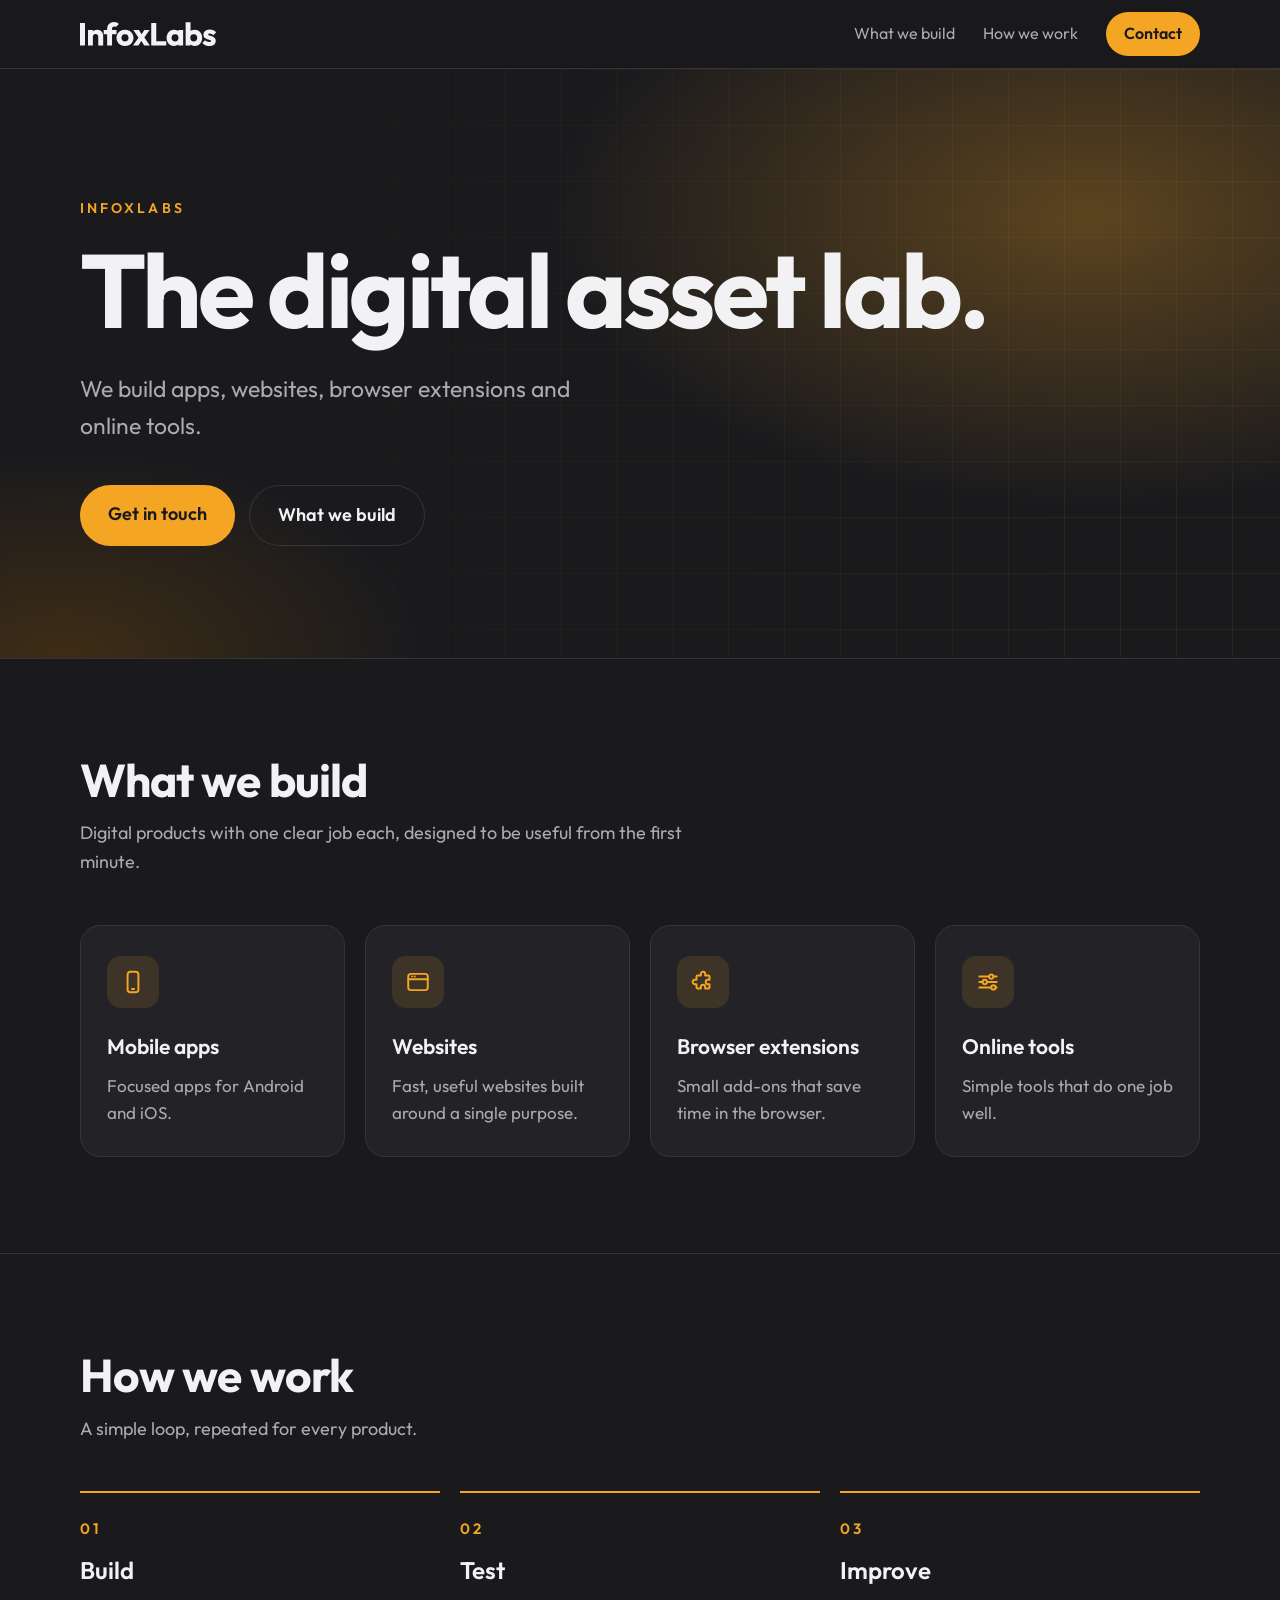
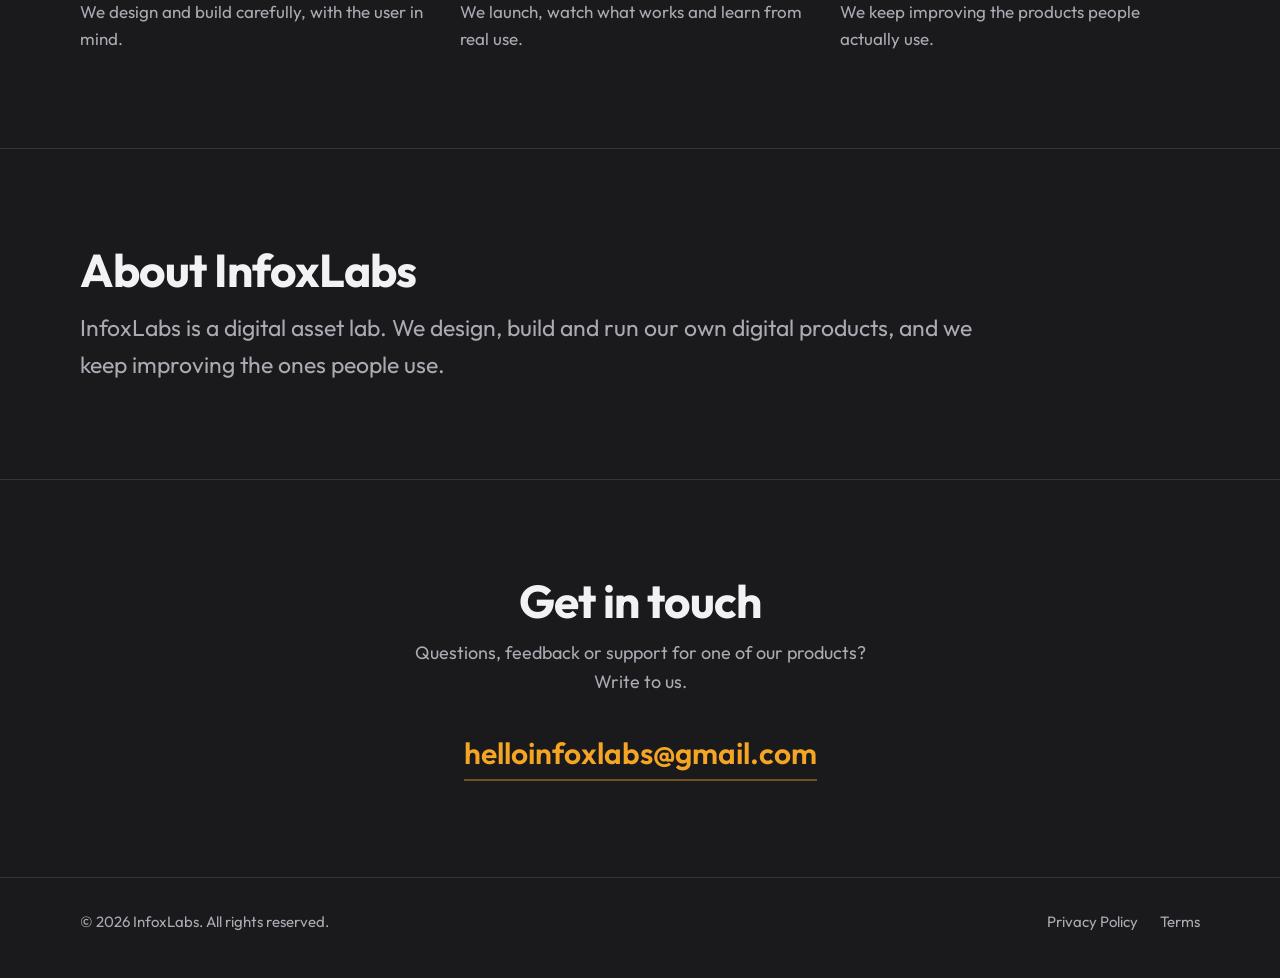
<file: index.html>
<!DOCTYPE html>
<html lang="en">
<head>
<meta charset="utf-8">
<meta name="viewport" content="width=device-width, initial-scale=1">
<title>InfoxLabs | The digital asset lab</title>
<meta name="description" content="InfoxLabs builds apps, websites, browser extensions and online tools. The digital asset lab.">
<meta name="theme-color" content="#1A1A1D">
<meta property="og:type" content="website">
<meta property="og:title" content="InfoxLabs | The digital asset lab">
<meta property="og:description" content="InfoxLabs builds apps, websites, browser extensions and online tools. The digital asset lab.">
<link rel="icon" href="/favicon.svg" type="image/svg+xml">
<link rel="preload" href="/fonts/outfit-var.woff2" as="font" type="font/woff2" crossorigin>
<link rel="stylesheet" href="/styles.css">
</head>
<body>
<a class="skip" href="#main">Skip to content</a>
<header class="site-header">
  <div class="wrap bar">
    <a class="brand" href="/" aria-label="InfoxLabs home"><svg class="wordmark" viewBox="68 -737 4247.0 749" role="img" aria-label="InfoxLabs" xmlns="http://www.w3.org/2000/svg"><path fill="currentColor" d="M68 0V-706H225V0Z M638 0V-277Q638 -315 614.5 -338.5Q591 -362 555 -362Q530 -362 511 -351.5Q492 -341 481 -321.5Q470 -302 470 -277L411 -306Q411 -363 436 -406Q461 -449 505.5 -472.5Q550 -496 606 -496Q660 -496 701.5 -470.5Q743 -445 767 -403Q791 -361 791 -311V0ZM317 0V-486H470V0Z M915 0V-528Q915 -587 941.5 -634.5Q968 -682 1016 -709.5Q1064 -737 1130 -737Q1180 -737 1217.5 -720.5Q1255 -704 1283 -675L1187 -579Q1177 -589 1164.5 -594.5Q1152 -600 1135 -600Q1104 -600 1086 -582Q1068 -564 1068 -533V0ZM808 -356V-486H1208V-356Z M1472 11Q1397 11 1336.5 -22.5Q1276 -56 1241 -114Q1206 -172 1206 -244Q1206 -316 1241 -373Q1276 -430 1336 -463.5Q1396 -497 1472 -497Q1548 -497 1608 -464Q1668 -431 1703 -373.5Q1738 -316 1738 -244Q1738 -172 1703 -114Q1668 -56 1608 -22.5Q1548 11 1472 11ZM1472 -128Q1505 -128 1530 -142.5Q1555 -157 1568.5 -183.5Q1582 -210 1582 -244Q1582 -278 1568 -303.5Q1554 -329 1529.5 -343.5Q1505 -358 1472 -358Q1440 -358 1415 -343.5Q1390 -329 1376 -303Q1362 -277 1362 -243Q1362 -210 1376 -183.5Q1390 -157 1415 -142.5Q1440 -128 1472 -128Z M2072 0 1955 -189 1922 -210 1731 -486H1910L2019 -309L2051 -289L2249 0ZM1722 0 1921 -283 2008 -185 1889 0ZM2050 -211 1963 -309 2073 -486H2239Z M2291 0V-706H2448V0ZM2412 0V-138H2761V0Z M3003 10Q2936 10 2883.5 -23Q2831 -56 2800.5 -113Q2770 -170 2770 -243Q2770 -316 2800.5 -373Q2831 -430 2883.5 -463Q2936 -496 3003 -496Q3052 -496 3091.5 -477Q3131 -458 3156 -424.5Q3181 -391 3184 -348V-138Q3181 -95 3156.5 -61.5Q3132 -28 3092 -9Q3052 10 3003 10ZM3034 -128Q3083 -128 3113 -160.5Q3143 -193 3143 -243Q3143 -277 3129.5 -303Q3116 -329 3091.5 -343.5Q3067 -358 3035 -358Q3003 -358 2978.5 -343.5Q2954 -329 2939.5 -303Q2925 -277 2925 -243Q2925 -210 2939 -184Q2953 -158 2978 -143Q3003 -128 3034 -128ZM3137 0V-131L3160 -249L3137 -367V-486H3287V0Z M3645 10Q3596 10 3555 -10.5Q3514 -31 3488 -65.5Q3462 -100 3458 -143V-348Q3462 -391 3488 -424.5Q3514 -458 3555 -477Q3596 -496 3645 -496Q3714 -496 3767.5 -463Q3821 -430 3851.5 -373Q3882 -316 3882 -243Q3882 -170 3851.5 -113Q3821 -56 3767.5 -23Q3714 10 3645 10ZM3365 0V-726H3518V-367L3493 -249L3516 -131V0ZM3618 -128Q3650 -128 3674.5 -143Q3699 -158 3713 -184Q3727 -210 3727 -243Q3727 -277 3713 -303Q3699 -329 3674.5 -343.5Q3650 -358 3618 -358Q3586 -358 3561 -343.5Q3536 -329 3522.5 -303Q3509 -277 3509 -243Q3509 -209 3523 -183Q3537 -157 3561.5 -142.5Q3586 -128 3618 -128Z M4107 12Q4064 12 4022.5 1Q3981 -10 3945.5 -30.5Q3910 -51 3885 -78L3972 -166Q3996 -140 4029 -125.5Q4062 -111 4101 -111Q4128 -111 4142.5 -119Q4157 -127 4157 -141Q4157 -159 4139.5 -168.5Q4122 -178 4095 -185.5Q4068 -193 4038 -202Q4008 -211 3981 -227Q3954 -243 3937 -271.5Q3920 -300 3920 -344Q3920 -391 3944 -425.5Q3968 -460 4012 -480Q4056 -500 4115 -500Q4177 -500 4229.5 -478.5Q4282 -457 4315 -415L4228 -327Q4205 -354 4176.5 -365Q4148 -376 4121 -376Q4095 -376 4082 -368.5Q4069 -361 4069 -347Q4069 -332 4086 -323Q4103 -314 4130 -307Q4157 -300 4187 -290Q4217 -280 4244 -263Q4271 -246 4288 -217.5Q4305 -189 4305 -143Q4305 -72 4251.5 -30Q4198 12 4107 12Z"/></svg></a>
    <nav class="nav" aria-label="Main">
      <a href="/#build">What we build</a>
      <a href="/#how">How we work</a>
      <a class="pill" href="/#contact">Contact</a>
    </nav>
  </div>
</header>
<main id="main">
  <div class="hero">
    <div class="wrap">
      <p class="eyebrow">InfoxLabs</p>
      <h1>The digital asset lab.</h1>
      <p class="lead">We build apps, websites, browser extensions and online tools.</p>
      <div class="actions">
        <a class="btn btn-primary" href="mailto:helloinfoxlabs@gmail.com">Get in touch</a>
        <a class="btn btn-ghost" href="#build">What we build</a>
      </div>
    </div>
  </div>

  <section id="build">
    <div class="wrap">
      <h2>What we build</h2>
      <p class="section-lead">Digital products with one clear job each, designed to be useful from the first minute.</p>
      <div class="cards">
        <article class="card"><div class="icon"><svg viewBox="0 0 24 24" aria-hidden="true"><rect x="7" y="2.5" width="10" height="19" rx="2.6"/><path d="M11 18.5h2"/></svg></div><h3>Mobile apps</h3><p>Focused apps for Android and iOS.</p></article>
        <article class="card"><div class="icon"><svg viewBox="0 0 24 24" aria-hidden="true"><rect x="3" y="4.5" width="18" height="15" rx="2.4"/><path d="M3 9.5h18M6.5 7h.01M9 7h.01"/></svg></div><h3>Websites</h3><p>Fast, useful websites built around a single purpose.</p></article>
        <article class="card"><div class="icon"><svg viewBox="0 0 24 24" aria-hidden="true"><path d="M10 4.5a2 2 0 1 1 4 0V6h3a1 1 0 0 1 1 1v3h-1.5a2 2 0 1 0 0 4H18v3a1 1 0 0 1-1 1h-3v-1.5a2 2 0 1 0-4 0V18H7a1 1 0 0 1-1-1v-3H4.5a2 2 0 1 1 0-4H6V7a1 1 0 0 1 1-1h3V4.5z"/></svg></div><h3>Browser extensions</h3><p>Small add-ons that save time in the browser.</p></article>
        <article class="card"><div class="icon"><svg viewBox="0 0 24 24" aria-hidden="true"><path d="M4 7h9M17 7h3M4 12h3M11 12h9M4 17h11M19 17h1"/><circle cx="15" cy="7" r="2"/><circle cx="9" cy="12" r="2"/><circle cx="17" cy="17" r="2"/></svg></div><h3>Online tools</h3><p>Simple tools that do one job well.</p></article>
      </div>
    </div>
  </section>

  <section id="how">
    <div class="wrap">
      <h2>How we work</h2>
      <p class="section-lead">A simple loop, repeated for every product.</p>
      <ol class="steps">
        <li><span class="n">01</span><h3>Build</h3><p>We design and build carefully, with the user in mind.</p></li>
        <li><span class="n">02</span><h3>Test</h3><p>We launch, watch what works and learn from real use.</p></li>
        <li><span class="n">03</span><h3>Improve</h3><p>We keep improving the products people actually use.</p></li>
      </ol>
    </div>
  </section>

  <section class="about" id="about">
    <div class="wrap">
      <h2>About InfoxLabs</h2>
      <p>InfoxLabs is a digital asset lab. We design, build and run our own digital products, and we keep improving the ones people use.</p>
    </div>
  </section>

  <section class="contact" id="contact">
    <div class="wrap">
      <h2>Get in touch</h2>
      <p>Questions, feedback or support for one of our products? Write to us.</p>
      <a class="mail" href="mailto:helloinfoxlabs@gmail.com">helloinfoxlabs@gmail.com</a>
    </div>
  </section>
</main>
<footer class="site-footer">
  <div class="wrap foot">
    <span>&copy; 2026 InfoxLabs. All rights reserved.</span>
    <nav aria-label="Legal"><a href="/privacy.html">Privacy Policy</a><a href="/terms.html">Terms</a></nav>
  </div>
</footer>
</body>
</html>
</file>
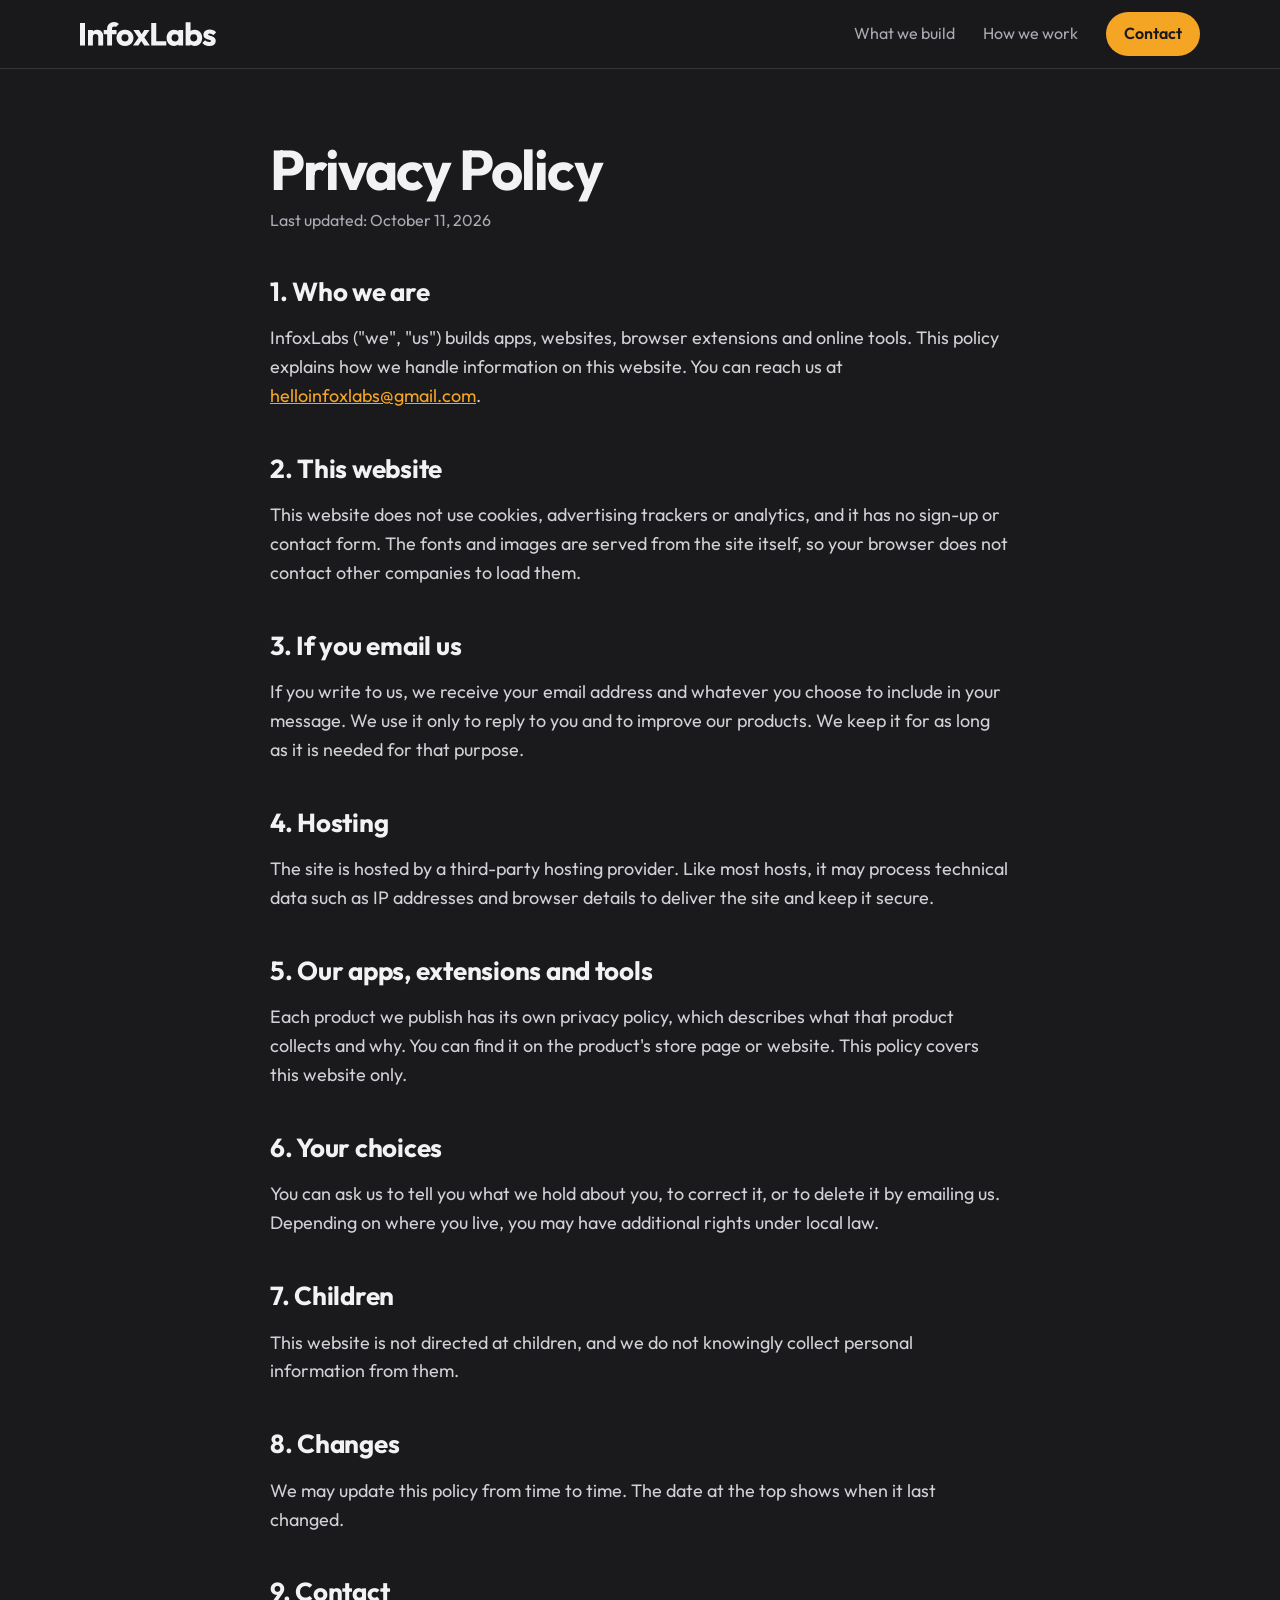
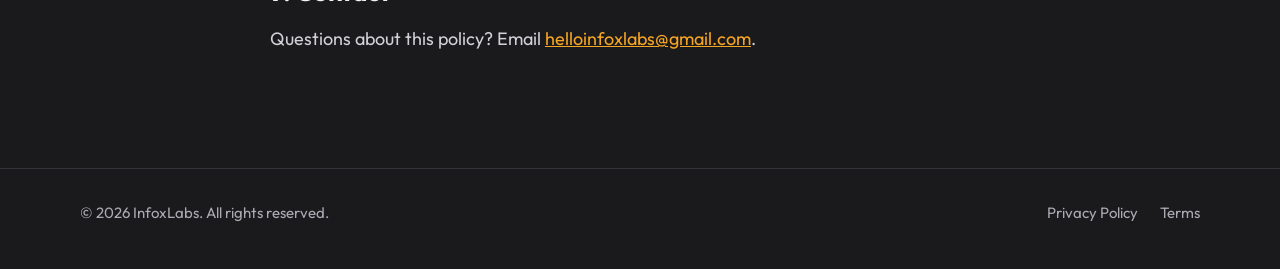
<file: privacy.html>
<!DOCTYPE html>
<html lang="en">
<head>
<meta charset="utf-8">
<meta name="viewport" content="width=device-width, initial-scale=1">
<title>Privacy Policy | InfoxLabs</title>
<meta name="description" content="How InfoxLabs handles information on this website.">
<meta name="theme-color" content="#1A1A1D">
<meta property="og:type" content="website">
<meta property="og:title" content="Privacy Policy | InfoxLabs">
<meta property="og:description" content="How InfoxLabs handles information on this website.">
<link rel="icon" href="/favicon.svg" type="image/svg+xml">
<link rel="preload" href="/fonts/outfit-var.woff2" as="font" type="font/woff2" crossorigin>
<link rel="stylesheet" href="/styles.css">
</head>
<body>
<a class="skip" href="#main">Skip to content</a>
<header class="site-header">
  <div class="wrap bar">
    <a class="brand" href="/" aria-label="InfoxLabs home"><svg class="wordmark" viewBox="68 -737 4247.0 749" role="img" aria-label="InfoxLabs" xmlns="http://www.w3.org/2000/svg"><path fill="currentColor" d="M68 0V-706H225V0Z M638 0V-277Q638 -315 614.5 -338.5Q591 -362 555 -362Q530 -362 511 -351.5Q492 -341 481 -321.5Q470 -302 470 -277L411 -306Q411 -363 436 -406Q461 -449 505.5 -472.5Q550 -496 606 -496Q660 -496 701.5 -470.5Q743 -445 767 -403Q791 -361 791 -311V0ZM317 0V-486H470V0Z M915 0V-528Q915 -587 941.5 -634.5Q968 -682 1016 -709.5Q1064 -737 1130 -737Q1180 -737 1217.5 -720.5Q1255 -704 1283 -675L1187 -579Q1177 -589 1164.5 -594.5Q1152 -600 1135 -600Q1104 -600 1086 -582Q1068 -564 1068 -533V0ZM808 -356V-486H1208V-356Z M1472 11Q1397 11 1336.5 -22.5Q1276 -56 1241 -114Q1206 -172 1206 -244Q1206 -316 1241 -373Q1276 -430 1336 -463.5Q1396 -497 1472 -497Q1548 -497 1608 -464Q1668 -431 1703 -373.5Q1738 -316 1738 -244Q1738 -172 1703 -114Q1668 -56 1608 -22.5Q1548 11 1472 11ZM1472 -128Q1505 -128 1530 -142.5Q1555 -157 1568.5 -183.5Q1582 -210 1582 -244Q1582 -278 1568 -303.5Q1554 -329 1529.5 -343.5Q1505 -358 1472 -358Q1440 -358 1415 -343.5Q1390 -329 1376 -303Q1362 -277 1362 -243Q1362 -210 1376 -183.5Q1390 -157 1415 -142.5Q1440 -128 1472 -128Z M2072 0 1955 -189 1922 -210 1731 -486H1910L2019 -309L2051 -289L2249 0ZM1722 0 1921 -283 2008 -185 1889 0ZM2050 -211 1963 -309 2073 -486H2239Z M2291 0V-706H2448V0ZM2412 0V-138H2761V0Z M3003 10Q2936 10 2883.5 -23Q2831 -56 2800.5 -113Q2770 -170 2770 -243Q2770 -316 2800.5 -373Q2831 -430 2883.5 -463Q2936 -496 3003 -496Q3052 -496 3091.5 -477Q3131 -458 3156 -424.5Q3181 -391 3184 -348V-138Q3181 -95 3156.5 -61.5Q3132 -28 3092 -9Q3052 10 3003 10ZM3034 -128Q3083 -128 3113 -160.5Q3143 -193 3143 -243Q3143 -277 3129.5 -303Q3116 -329 3091.5 -343.5Q3067 -358 3035 -358Q3003 -358 2978.5 -343.5Q2954 -329 2939.5 -303Q2925 -277 2925 -243Q2925 -210 2939 -184Q2953 -158 2978 -143Q3003 -128 3034 -128ZM3137 0V-131L3160 -249L3137 -367V-486H3287V0Z M3645 10Q3596 10 3555 -10.5Q3514 -31 3488 -65.5Q3462 -100 3458 -143V-348Q3462 -391 3488 -424.5Q3514 -458 3555 -477Q3596 -496 3645 -496Q3714 -496 3767.5 -463Q3821 -430 3851.5 -373Q3882 -316 3882 -243Q3882 -170 3851.5 -113Q3821 -56 3767.5 -23Q3714 10 3645 10ZM3365 0V-726H3518V-367L3493 -249L3516 -131V0ZM3618 -128Q3650 -128 3674.5 -143Q3699 -158 3713 -184Q3727 -210 3727 -243Q3727 -277 3713 -303Q3699 -329 3674.5 -343.5Q3650 -358 3618 -358Q3586 -358 3561 -343.5Q3536 -329 3522.5 -303Q3509 -277 3509 -243Q3509 -209 3523 -183Q3537 -157 3561.5 -142.5Q3586 -128 3618 -128Z M4107 12Q4064 12 4022.5 1Q3981 -10 3945.5 -30.5Q3910 -51 3885 -78L3972 -166Q3996 -140 4029 -125.5Q4062 -111 4101 -111Q4128 -111 4142.5 -119Q4157 -127 4157 -141Q4157 -159 4139.5 -168.5Q4122 -178 4095 -185.5Q4068 -193 4038 -202Q4008 -211 3981 -227Q3954 -243 3937 -271.5Q3920 -300 3920 -344Q3920 -391 3944 -425.5Q3968 -460 4012 -480Q4056 -500 4115 -500Q4177 -500 4229.5 -478.5Q4282 -457 4315 -415L4228 -327Q4205 -354 4176.5 -365Q4148 -376 4121 -376Q4095 -376 4082 -368.5Q4069 -361 4069 -347Q4069 -332 4086 -323Q4103 -314 4130 -307Q4157 -300 4187 -290Q4217 -280 4244 -263Q4271 -246 4288 -217.5Q4305 -189 4305 -143Q4305 -72 4251.5 -30Q4198 12 4107 12Z"/></svg></a>
    <nav class="nav" aria-label="Main">
      <a href="/#build">What we build</a>
      <a href="/#how">How we work</a>
      <a class="pill" href="/#contact">Contact</a>
    </nav>
  </div>
</header>
<main id="main"><div class="wrap prose">
<h1>Privacy Policy</h1>
<p class="meta">Last updated: October 11, 2026</p>

<h2>1. Who we are</h2>
<p>InfoxLabs ("we", "us") builds apps, websites, browser extensions and online tools. This policy explains how we handle information on this website. You can reach us at <a href="mailto:helloinfoxlabs@gmail.com">helloinfoxlabs@gmail.com</a>.</p>

<h2>2. This website</h2>
<p>This website does not use cookies, advertising trackers or analytics, and it has no sign-up or contact form. The fonts and images are served from the site itself, so your browser does not contact other companies to load them.</p>

<h2>3. If you email us</h2>
<p>If you write to us, we receive your email address and whatever you choose to include in your message. We use it only to reply to you and to improve our products. We keep it for as long as it is needed for that purpose.</p>

<h2>4. Hosting</h2>
<p>The site is hosted by a third-party hosting provider. Like most hosts, it may process technical data such as IP addresses and browser details to deliver the site and keep it secure.</p>

<h2>5. Our apps, extensions and tools</h2>
<p>Each product we publish has its own privacy policy, which describes what that product collects and why. You can find it on the product's store page or website. This policy covers this website only.</p>

<h2>6. Your choices</h2>
<p>You can ask us to tell you what we hold about you, to correct it, or to delete it by emailing us. Depending on where you live, you may have additional rights under local law.</p>

<h2>7. Children</h2>
<p>This website is not directed at children, and we do not knowingly collect personal information from them.</p>

<h2>8. Changes</h2>
<p>We may update this policy from time to time. The date at the top shows when it last changed.</p>

<h2>9. Contact</h2>
<p>Questions about this policy? Email <a href="mailto:helloinfoxlabs@gmail.com">helloinfoxlabs@gmail.com</a>.</p>
</div></main>
<footer class="site-footer">
  <div class="wrap foot">
    <span>&copy; 2026 InfoxLabs. All rights reserved.</span>
    <nav aria-label="Legal"><a href="/privacy.html">Privacy Policy</a><a href="/terms.html">Terms</a></nav>
  </div>
</footer>
</body>
</html>
</file>
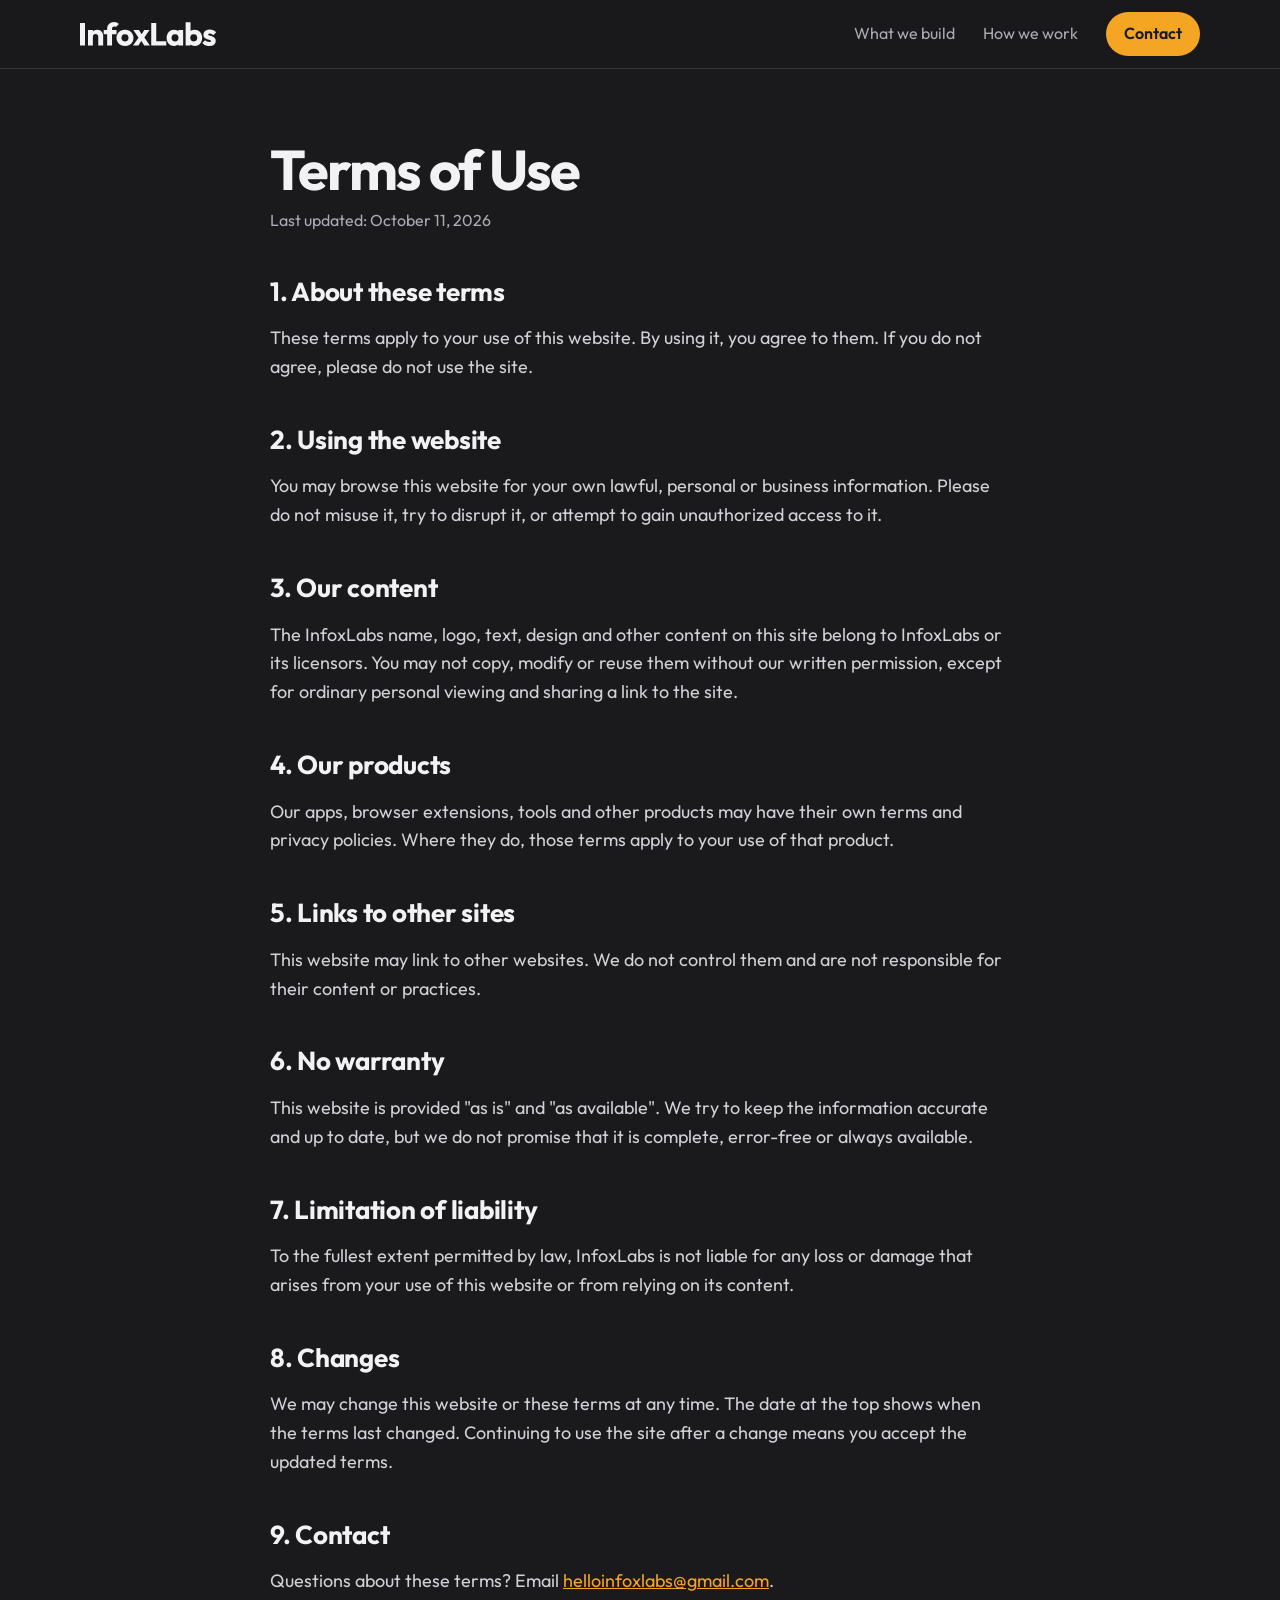
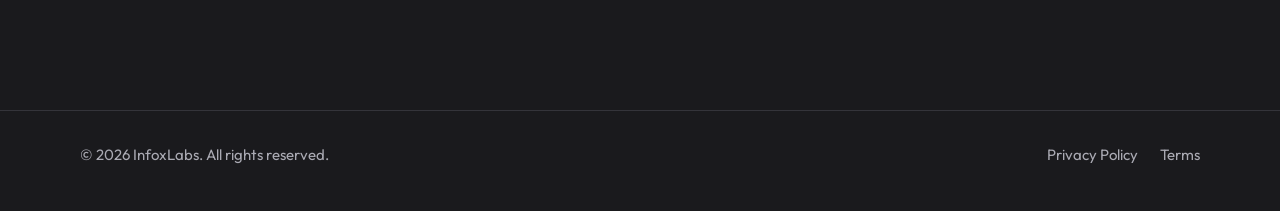
<file: terms.html>
<!DOCTYPE html>
<html lang="en">
<head>
<meta charset="utf-8">
<meta name="viewport" content="width=device-width, initial-scale=1">
<title>Terms of Use | InfoxLabs</title>
<meta name="description" content="The terms for using the InfoxLabs website.">
<meta name="theme-color" content="#1A1A1D">
<meta property="og:type" content="website">
<meta property="og:title" content="Terms of Use | InfoxLabs">
<meta property="og:description" content="The terms for using the InfoxLabs website.">
<link rel="icon" href="/favicon.svg" type="image/svg+xml">
<link rel="preload" href="/fonts/outfit-var.woff2" as="font" type="font/woff2" crossorigin>
<link rel="stylesheet" href="/styles.css">
</head>
<body>
<a class="skip" href="#main">Skip to content</a>
<header class="site-header">
  <div class="wrap bar">
    <a class="brand" href="/" aria-label="InfoxLabs home"><svg class="wordmark" viewBox="68 -737 4247.0 749" role="img" aria-label="InfoxLabs" xmlns="http://www.w3.org/2000/svg"><path fill="currentColor" d="M68 0V-706H225V0Z M638 0V-277Q638 -315 614.5 -338.5Q591 -362 555 -362Q530 -362 511 -351.5Q492 -341 481 -321.5Q470 -302 470 -277L411 -306Q411 -363 436 -406Q461 -449 505.5 -472.5Q550 -496 606 -496Q660 -496 701.5 -470.5Q743 -445 767 -403Q791 -361 791 -311V0ZM317 0V-486H470V0Z M915 0V-528Q915 -587 941.5 -634.5Q968 -682 1016 -709.5Q1064 -737 1130 -737Q1180 -737 1217.5 -720.5Q1255 -704 1283 -675L1187 -579Q1177 -589 1164.5 -594.5Q1152 -600 1135 -600Q1104 -600 1086 -582Q1068 -564 1068 -533V0ZM808 -356V-486H1208V-356Z M1472 11Q1397 11 1336.5 -22.5Q1276 -56 1241 -114Q1206 -172 1206 -244Q1206 -316 1241 -373Q1276 -430 1336 -463.5Q1396 -497 1472 -497Q1548 -497 1608 -464Q1668 -431 1703 -373.5Q1738 -316 1738 -244Q1738 -172 1703 -114Q1668 -56 1608 -22.5Q1548 11 1472 11ZM1472 -128Q1505 -128 1530 -142.5Q1555 -157 1568.5 -183.5Q1582 -210 1582 -244Q1582 -278 1568 -303.5Q1554 -329 1529.5 -343.5Q1505 -358 1472 -358Q1440 -358 1415 -343.5Q1390 -329 1376 -303Q1362 -277 1362 -243Q1362 -210 1376 -183.5Q1390 -157 1415 -142.5Q1440 -128 1472 -128Z M2072 0 1955 -189 1922 -210 1731 -486H1910L2019 -309L2051 -289L2249 0ZM1722 0 1921 -283 2008 -185 1889 0ZM2050 -211 1963 -309 2073 -486H2239Z M2291 0V-706H2448V0ZM2412 0V-138H2761V0Z M3003 10Q2936 10 2883.5 -23Q2831 -56 2800.5 -113Q2770 -170 2770 -243Q2770 -316 2800.5 -373Q2831 -430 2883.5 -463Q2936 -496 3003 -496Q3052 -496 3091.5 -477Q3131 -458 3156 -424.5Q3181 -391 3184 -348V-138Q3181 -95 3156.5 -61.5Q3132 -28 3092 -9Q3052 10 3003 10ZM3034 -128Q3083 -128 3113 -160.5Q3143 -193 3143 -243Q3143 -277 3129.5 -303Q3116 -329 3091.5 -343.5Q3067 -358 3035 -358Q3003 -358 2978.5 -343.5Q2954 -329 2939.5 -303Q2925 -277 2925 -243Q2925 -210 2939 -184Q2953 -158 2978 -143Q3003 -128 3034 -128ZM3137 0V-131L3160 -249L3137 -367V-486H3287V0Z M3645 10Q3596 10 3555 -10.5Q3514 -31 3488 -65.5Q3462 -100 3458 -143V-348Q3462 -391 3488 -424.5Q3514 -458 3555 -477Q3596 -496 3645 -496Q3714 -496 3767.5 -463Q3821 -430 3851.5 -373Q3882 -316 3882 -243Q3882 -170 3851.5 -113Q3821 -56 3767.5 -23Q3714 10 3645 10ZM3365 0V-726H3518V-367L3493 -249L3516 -131V0ZM3618 -128Q3650 -128 3674.5 -143Q3699 -158 3713 -184Q3727 -210 3727 -243Q3727 -277 3713 -303Q3699 -329 3674.5 -343.5Q3650 -358 3618 -358Q3586 -358 3561 -343.5Q3536 -329 3522.5 -303Q3509 -277 3509 -243Q3509 -209 3523 -183Q3537 -157 3561.5 -142.5Q3586 -128 3618 -128Z M4107 12Q4064 12 4022.5 1Q3981 -10 3945.5 -30.5Q3910 -51 3885 -78L3972 -166Q3996 -140 4029 -125.5Q4062 -111 4101 -111Q4128 -111 4142.5 -119Q4157 -127 4157 -141Q4157 -159 4139.5 -168.5Q4122 -178 4095 -185.5Q4068 -193 4038 -202Q4008 -211 3981 -227Q3954 -243 3937 -271.5Q3920 -300 3920 -344Q3920 -391 3944 -425.5Q3968 -460 4012 -480Q4056 -500 4115 -500Q4177 -500 4229.5 -478.5Q4282 -457 4315 -415L4228 -327Q4205 -354 4176.5 -365Q4148 -376 4121 -376Q4095 -376 4082 -368.5Q4069 -361 4069 -347Q4069 -332 4086 -323Q4103 -314 4130 -307Q4157 -300 4187 -290Q4217 -280 4244 -263Q4271 -246 4288 -217.5Q4305 -189 4305 -143Q4305 -72 4251.5 -30Q4198 12 4107 12Z"/></svg></a>
    <nav class="nav" aria-label="Main">
      <a href="/#build">What we build</a>
      <a href="/#how">How we work</a>
      <a class="pill" href="/#contact">Contact</a>
    </nav>
  </div>
</header>
<main id="main"><div class="wrap prose">
<h1>Terms of Use</h1>
<p class="meta">Last updated: October 11, 2026</p>

<h2>1. About these terms</h2>
<p>These terms apply to your use of this website. By using it, you agree to them. If you do not agree, please do not use the site.</p>

<h2>2. Using the website</h2>
<p>You may browse this website for your own lawful, personal or business information. Please do not misuse it, try to disrupt it, or attempt to gain unauthorized access to it.</p>

<h2>3. Our content</h2>
<p>The InfoxLabs name, logo, text, design and other content on this site belong to InfoxLabs or its licensors. You may not copy, modify or reuse them without our written permission, except for ordinary personal viewing and sharing a link to the site.</p>

<h2>4. Our products</h2>
<p>Our apps, browser extensions, tools and other products may have their own terms and privacy policies. Where they do, those terms apply to your use of that product.</p>

<h2>5. Links to other sites</h2>
<p>This website may link to other websites. We do not control them and are not responsible for their content or practices.</p>

<h2>6. No warranty</h2>
<p>This website is provided "as is" and "as available". We try to keep the information accurate and up to date, but we do not promise that it is complete, error-free or always available.</p>

<h2>7. Limitation of liability</h2>
<p>To the fullest extent permitted by law, InfoxLabs is not liable for any loss or damage that arises from your use of this website or from relying on its content.</p>

<h2>8. Changes</h2>
<p>We may change this website or these terms at any time. The date at the top shows when the terms last changed. Continuing to use the site after a change means you accept the updated terms.</p>

<h2>9. Contact</h2>
<p>Questions about these terms? Email <a href="mailto:helloinfoxlabs@gmail.com">helloinfoxlabs@gmail.com</a>.</p>
</div></main>
<footer class="site-footer">
  <div class="wrap foot">
    <span>&copy; 2026 InfoxLabs. All rights reserved.</span>
    <nav aria-label="Legal"><a href="/privacy.html">Privacy Policy</a><a href="/terms.html">Terms</a></nav>
  </div>
</footer>
</body>
</html>
</file>
<file: styles.css>
@font-face{font-family:"Outfit";src:url("fonts/outfit-var.woff2") format("woff2");font-weight:100 900;font-style:normal;font-display:swap}
:root{--bg:#1A1A1D;--surface:#232327;--line:#34343A;--text:#F2F2F4;--muted:#AAAAB3;--amber:#F5A524;--amber-soft:#FFD27A;--max:1120px}
*,*::before,*::after{box-sizing:border-box}
html{scroll-behavior:smooth;scroll-padding-top:88px}
body{margin:0;background:var(--bg);color:var(--text);font-family:"Outfit",system-ui,-apple-system,"Segoe UI",Roboto,sans-serif;font-size:18px;line-height:1.6;-webkit-font-smoothing:antialiased}
a{color:inherit}
img,svg{display:block;max-width:100%}
.wrap{width:min(var(--max),100% - 48px);margin-inline:auto}
.skip{position:absolute;left:-999px;top:8px;background:var(--amber);color:#1A1A1D;padding:10px 16px;border-radius:8px;font-weight:600;z-index:100}
.skip:focus{left:12px}
:focus-visible{outline:3px solid var(--amber);outline-offset:3px;border-radius:6px}

.site-header{position:sticky;top:0;z-index:50;background:rgba(26,26,29,.85);backdrop-filter:blur(12px);-webkit-backdrop-filter:blur(12px);border-bottom:1px solid var(--line)}
.bar{display:flex;align-items:center;justify-content:space-between;height:68px}
.brand{display:inline-flex;text-decoration:none}
.wordmark{height:24px;width:auto;color:var(--text)}
.nav{display:flex;align-items:center;gap:28px;font-size:16px}
.nav a{text-decoration:none;color:var(--muted);transition:color .2s}
.nav a:hover{color:var(--text)}
.nav .pill{color:#1A1A1D;background:var(--amber);padding:9px 18px;border-radius:999px;font-weight:600}
.nav .pill:hover{color:#1A1A1D;background:var(--amber-soft)}

.hero{position:relative;overflow:hidden;padding:128px 0 112px}
.hero::before{content:"";position:absolute;inset:0;background:radial-gradient(60% 70% at 85% 25%,rgba(245,165,36,.30),transparent 70%),radial-gradient(40% 50% at 5% 100%,rgba(154,94,0,.28),transparent 70%)}
.hero::after{content:"";position:absolute;inset:0;background-image:linear-gradient(rgba(245,165,36,.07) 1px,transparent 1px),linear-gradient(90deg,rgba(245,165,36,.07) 1px,transparent 1px);background-size:56px 56px;-webkit-mask-image:linear-gradient(90deg,transparent 15%,#000 85%);mask-image:linear-gradient(90deg,transparent 15%,#000 85%)}
.hero .wrap{position:relative;z-index:1}
.eyebrow{margin:0 0 18px;color:var(--amber);font-size:14px;font-weight:600;letter-spacing:.22em;text-transform:uppercase}
h1{margin:0;font-size:clamp(46px,9vw,104px);line-height:1.02;letter-spacing:-.035em;font-weight:700;text-wrap:balance}
.lead{margin:28px 0 0;max-width:36ch;color:var(--muted);font-size:clamp(19px,2.2vw,23px)}
.actions{display:flex;flex-wrap:wrap;gap:14px;margin-top:40px}
.btn{display:inline-block;padding:15px 28px;border-radius:999px;font-weight:600;text-decoration:none;transition:background .2s,transform .2s,border-color .2s}
.btn-primary{background:var(--amber);color:#1A1A1D}
.btn-primary:hover{background:var(--amber-soft);transform:translateY(-1px)}
.btn-ghost{border:1.5px solid var(--line);color:var(--text)}
.btn-ghost:hover{border-color:var(--amber)}

section{padding:96px 0;border-top:1px solid var(--line)}
h2{margin:0 0 14px;font-size:clamp(30px,4.6vw,46px);line-height:1.1;letter-spacing:-.02em;font-weight:700}
.section-lead{margin:0 0 48px;max-width:52ch;color:var(--muted)}
.cards{display:grid;grid-template-columns:repeat(auto-fit,minmax(240px,1fr));gap:20px}
.card{padding:30px 26px;background:var(--surface);border:1px solid var(--line);border-radius:20px;transition:border-color .2s,transform .2s}
.card:hover{border-color:rgba(245,165,36,.6);transform:translateY(-3px)}
.icon{display:grid;place-items:center;width:52px;height:52px;margin-bottom:22px;border-radius:14px;background:rgba(245,165,36,.12);color:var(--amber)}
.icon svg{width:26px;height:26px;fill:none;stroke:currentColor;stroke-width:1.8;stroke-linecap:round;stroke-linejoin:round}
.card h3{margin:0 0 8px;font-size:21px;font-weight:600}
.card p{margin:0;color:var(--muted);font-size:17px}
.steps{display:grid;grid-template-columns:repeat(auto-fit,minmax(240px,1fr));gap:20px;counter-reset:s;padding:0;margin:0;list-style:none}
.steps li{padding:8px 0 0;border-top:2px solid var(--amber)}
.steps .n{display:block;margin:16px 0 10px;color:var(--amber);font-size:15px;font-weight:600;letter-spacing:.18em}
.steps h3{margin:0 0 8px;font-size:24px;font-weight:600}
.steps p{margin:0;color:var(--muted);font-size:17px}
.about p{max-width:60ch;color:var(--muted);font-size:clamp(19px,2.2vw,23px);margin:0}
.contact{text-align:center}
.contact h2{margin-bottom:12px}
.contact p{margin:0 auto 32px;max-width:40ch;color:var(--muted)}
.mail{display:inline-block;font-size:clamp(20px,3.4vw,30px);font-weight:600;color:var(--amber);text-decoration:none;border-bottom:2px solid rgba(245,165,36,.4);padding-bottom:2px;overflow-wrap:anywhere}
.mail:hover{border-color:var(--amber)}

.site-footer{border-top:1px solid var(--line);padding:32px 0 44px;color:var(--muted);font-size:15px}
.foot{display:flex;flex-wrap:wrap;gap:12px 28px;align-items:center;justify-content:space-between}
.foot nav{display:flex;gap:22px}
.foot a{text-decoration:none}
.foot a:hover{color:var(--text)}

.prose{padding:72px 0 96px;max-width:740px}
.prose h1{font-size:clamp(36px,6vw,56px);margin-bottom:10px}
.prose .meta{margin:0 0 40px;color:var(--muted);font-size:16px}
.prose h2{margin:44px 0 12px;font-size:26px;letter-spacing:-.01em}
.prose p,.prose li{color:#D0D0D6}
.prose ul{padding-left:22px}
.prose a{color:var(--amber)}
.notfound{min-height:62vh;display:grid;align-content:center;padding:96px 0}
.notfound p{color:var(--muted);margin:16px 0 32px}

@media (max-width:640px){
  .nav a:not(.pill){display:none}
  .hero{padding:84px 0 76px}
  section{padding:72px 0}
}
@media (prefers-reduced-motion:reduce){*{transition:none!important;scroll-behavior:auto!important}}
</file>
